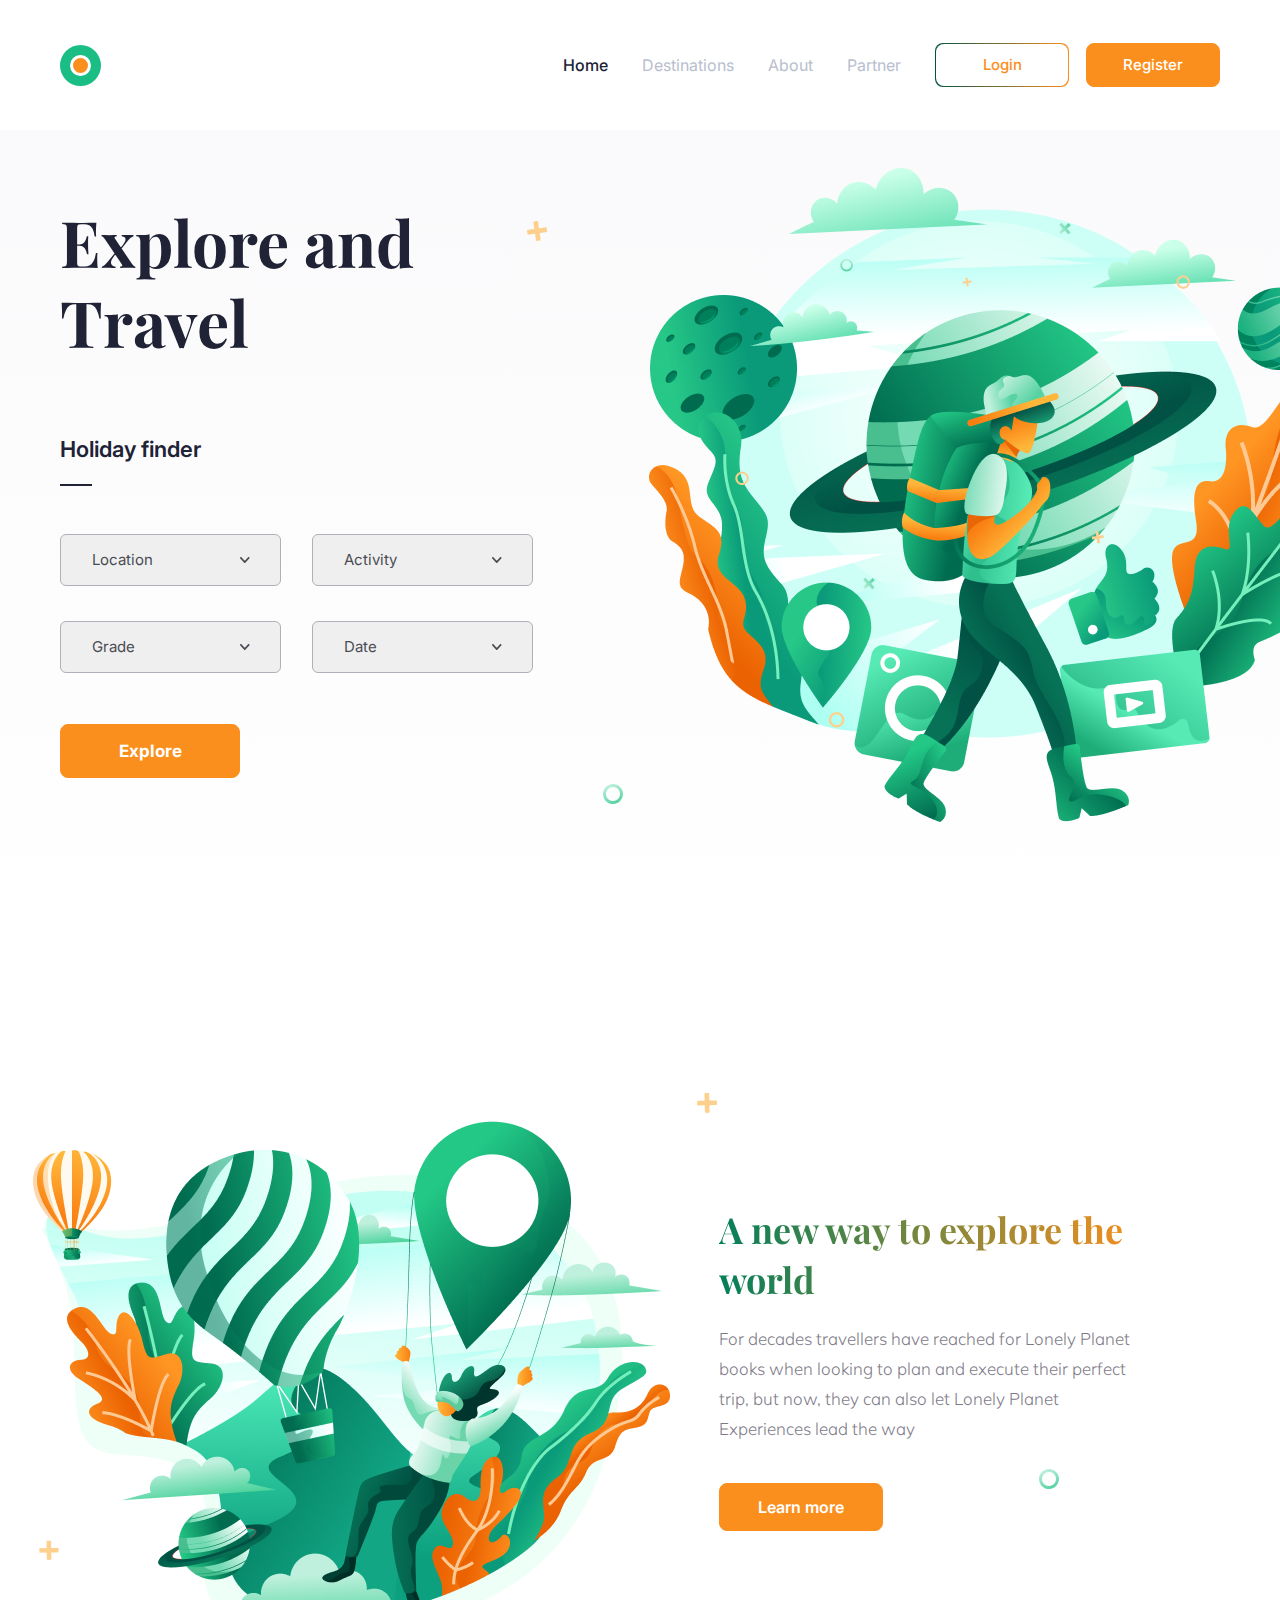
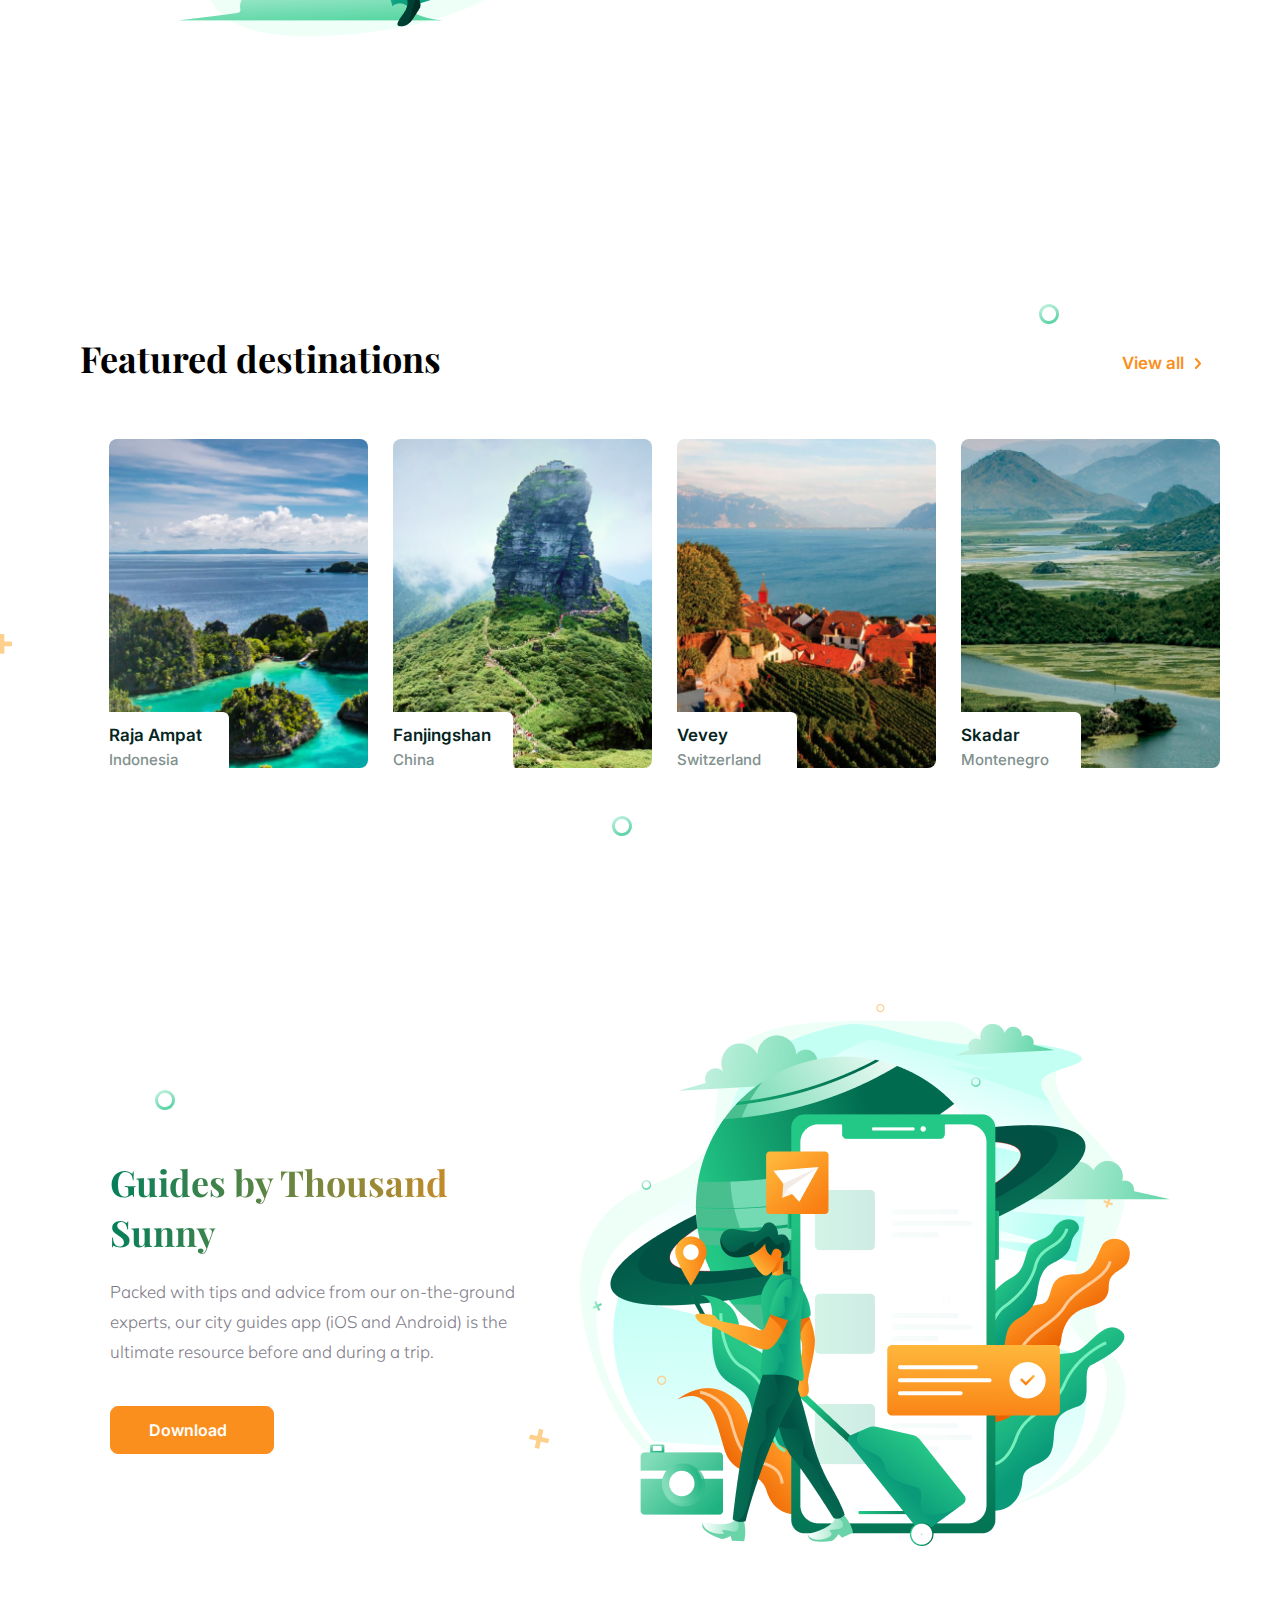
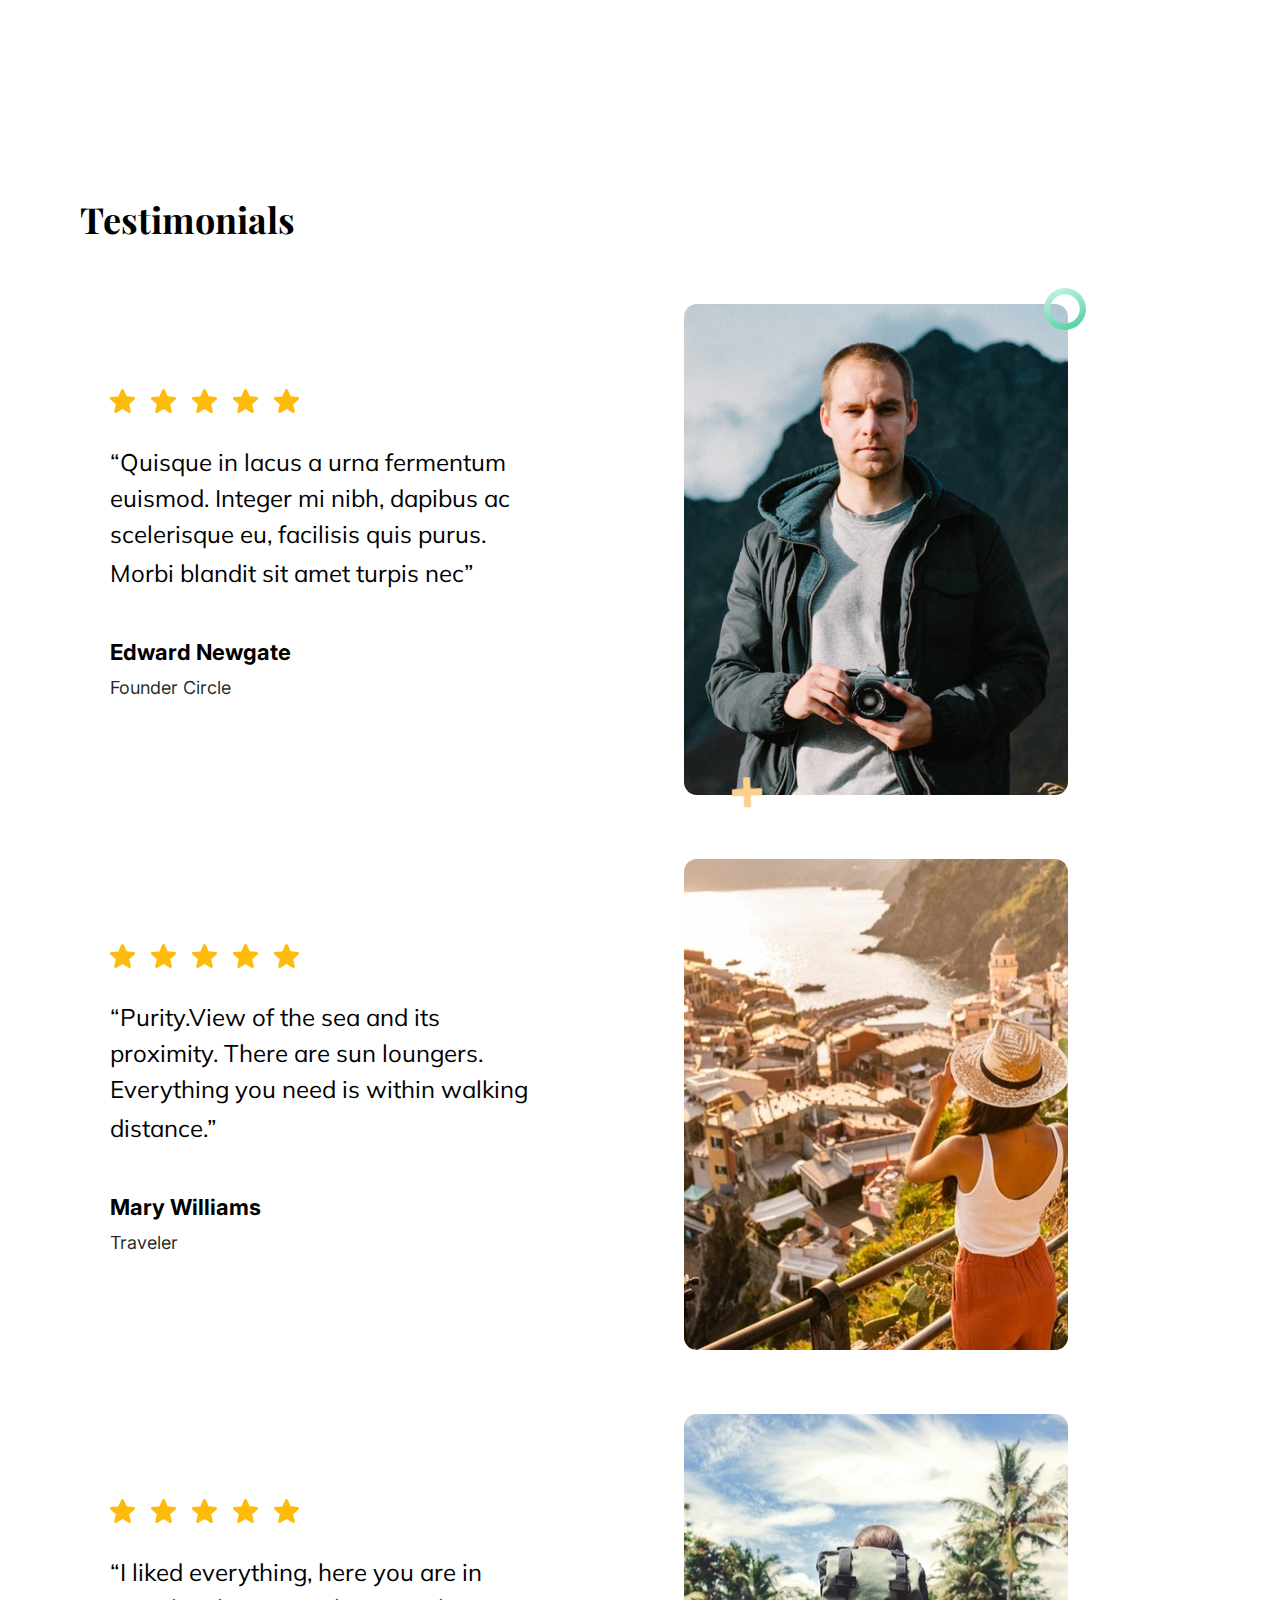
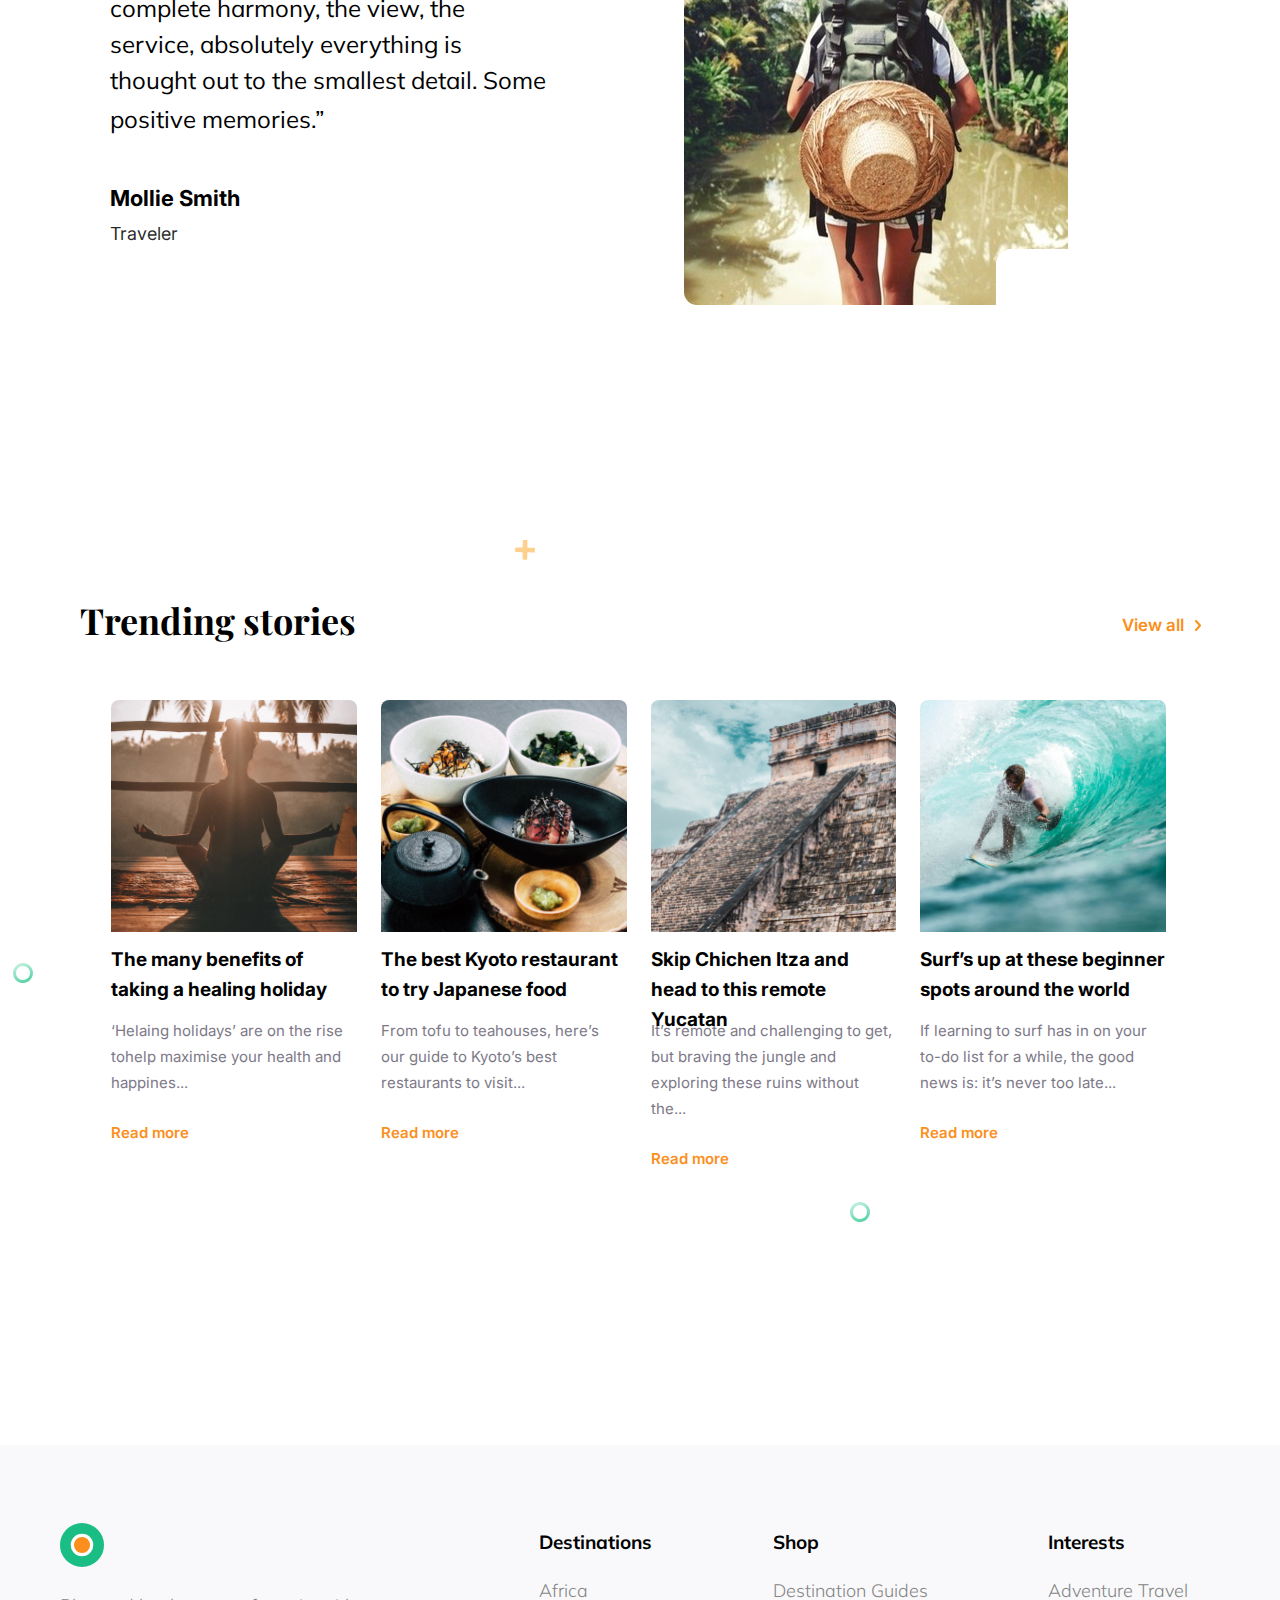
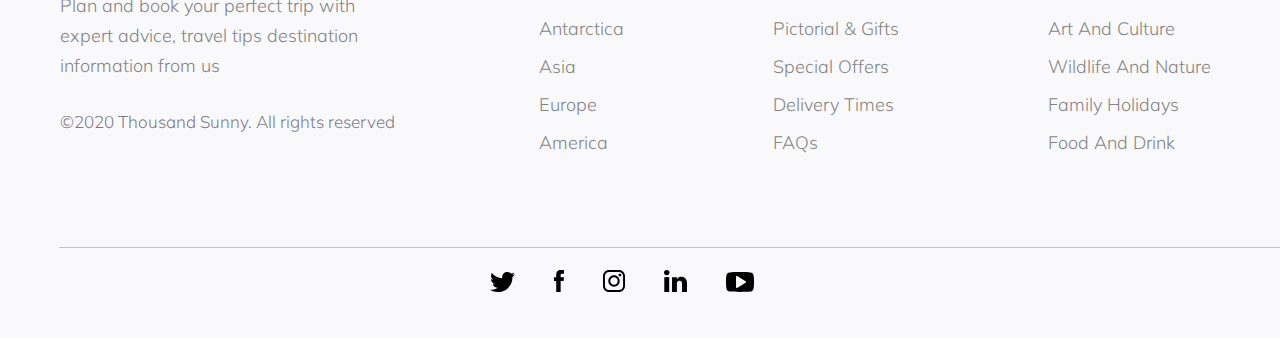
<file: index.html>
<!DOCTYPE html>

<html lang="en">

    <head>

        <meta charset="utf-8">
        <meta http-equiv="X-UA-Compatible" content="IE=edge">
        <meta name="viewport" content="width=device-width, initial-scale=1.0">
        <title>Explore and Travel</title>
        <link rel="stylesheet" href="./css/index.css">
        <link href="https://fonts.googleapis.com/css2?family=Inter:wght@400;500;600;700&family=Mulish:wght@300;400;700&family=Playfair+Display:wght@700&display=swap" rel="stylesheet">

        <link rel="stylesheet" type="text/css" href="./libs/slick/slick.css"/>
        <script src="https://code.jquery.com/jquery-3.6.1.min.js" integrity="sha256-o88AwQnZB+VDvE9tvIXrMQaPlFFSUTR+nldQm1LuPXQ=" crossorigin="anonymous"></script>
        <script type="text/javascript" src="./libs/slick/slick.min.js"></script>
        
        <script type="text/javascript" src="./index.js"></script>
    </head>

     <body>
        <header>
            <div class="section-container">
                <a href="./index.html">
                    <img src="./img/logo.svg" alt="logo">
                </a>
                <nav>
                    <ul class="menu">
                        <li>
                            <a href="#" class="active">Home</a>
                        </li>
                        <li>
                            <a href="#">Destinations</a>
                        </li>
                        <li>
                            <a href="#">About</a>
                        </li>
                        <li>
                            <a href="#">Partner</a>
                        </li>
                    </ul>
                    <ul class="buttons">
                        <li>
                            <button class="transparent">Login</button>
                        </li>
                        <li>
                            <button>Register</button>
                        </li>
                    </ul>
                </nav>
            </div>
        </header>

        <section class="form-and-img">

            <div class="section-container">
                <img class="circle-shape" src="./img/circle.svg" alt="circle">
                <img class="cross-shape" src="./img/cross.svg" alt="cross">
                <img class="circle-big-shape" src="./img/circle.svg" alt="circle">

                <div class="text-and-form">

                <h1>Explore and Travel</h1>
                <h2 class="h3">Holiday finder</h2>

                <form action="" method="">

                    <fieldset>
                        <div class="select-wrapper">
                            <select name="location" id="location">
                                <option value="1">Location</option>
                                <option value="2">Indonesia</option>
                                <option value="3">China</option>
                                <option value="4">Switzerland</option>
                                <option value="5">Montenegro</option>
                            </select>
                        </div>

                        <div class="select-wrapper">
                            <select name="activity" id="activity">
                                <option value="1">Activity</option>
                                <option value="2">Hike</option>
                                <option value="3">Beach holiday</option>
                                <option value="4">Sky resord</option>
                            </select>
                        </div>
                    </fieldset>
                
                    <fieldset>
                        <div class="select-wrapper">
                            <select name="grade" id="grade">
                                <option value="1">Grade</option>
                                <option value="2">5</option>
                                <option value="3">4</option>
                                <option value="4">3</option>
                            </select>
                        </div>

                        <div class="select-wrapper">
                            <select name="date" id="date">
                                <option value="1">Date</option>
                                <option value="2">June</option>
                                <option value="3">Jule</option>
                                <option value="4">August</option>
                            </select>
                        </div>
                    </fieldset>
                    <button type="submit">Explore</button>
                </form>
            </div>
            <img class="travel" src="./img/thousand-01 1.svg" alt="travel">
        </div>
    </section>

    <section class="img-and-text">
        <div class="section-container">
            <img class="circle" src="./img/circle.svg" alt="circle">
            <img class="cross" src="./img/cross.svg" alt="cross">
            <img class="explore" src="./img/Explore.svg" alt="Explore"> 
            <div class="text-wrapper">
                <h2>A new way to explore the world </h2>
                <p>
                    For decades travellers have reached for Lonely Planet books when looking to plan and execute their perfect 
                    trip, but now, they can also let Lonely Planet Experiences lead the way
                </p>
                <a href="#" class="button">Learn more</a>
            </div>
        </div>
    </section>

    <section class="featured-destination">
        <div class="section-container">
            <img class="circle-grid" src="./img/circle.svg" alt="circle">
            <img class="circle2-grid" src="./img/circle.svg" alt="circle">
            <img class="cross-grid" src="./img/cross.svg" alt="cross">
            <div class="title-wrapper">
                <h2>Featured destinations</h2>
                <a href="#" class="view-all">View all</a>
            </div>
            <ul class="location-list">
                <li>
                    <figure>
                        <img src="./img/Indonesia.png" alt="Indonesia">
                        <figcaption><span class="grid-text">Raja Ampat</span>Indonesia</figcaption>
                    </figure>
                </li>
                <li>
                    <figure>
                        <img src="./img/China.png" alt="China">
                        <figcaption><span class="grid-text">Fanjingshan</span>China</figcaption>
                    </figure>
                </li>
                <li>
                    <figure>
                        <img src="./img/Switzerland.png" alt="Switzerland">
                        <figcaption><span class="grid-text">Vevey</span>Switzerland</figcaption>
                    </figure>
                </li>
                <li>
                    <figure>
                        <img src="./img/Montenegro.png" alt="Montenegro">
                        <figcaption><span class="grid-text">Skadar</span>Montenegro</figcaption>
                    </figure>
                </li>
            </ul>
        </div>
    </section>

    <section class="img-and-text reverse">
        <div class="section-container">
            <img class="circle-left" src="./img/circle.svg" alt="circle">
            <img class="cross-top" src="./img/cross.svg" alt="cross">
            <img class="cross2" src="./img/cross.svg" alt="cross">
            <img src="./img/Guides.svg" alt="Explore"> 
            <div class="text-wrapper">
                <h2>Guides by Thousand Sunny </h2>
                <p>
                    Packed with tips and advice from our on-the-ground experts, our city guides app (iOS and Android) is the ultimate resource before and during a trip.
                </p>
                <a href="./img/Guides.svg" class="button" download>Download</a>
            </div>
        </div>
    </section>

    <section class="testimonials">
        <div class="section-container">
            <img class="circle-slide" src="./img/circle.svg">
            <img class="circle2-slide" src="./img/circle.svg">
            <img class="cross-slide"src="./img/cross.svg">
            <div class="title-wrapper">
                <h2>Testimonials</h2>
            </div>

            <div class="testimonials-slider">
                <div class="slider-container">
                    <div class="slider-wrapper">
                         <ul class="rating">
                             <li><img src="./img/star.svg"></li>
                             <li><img src="./img/star.svg"></li>
                             <li><img src="./img/star.svg"></li>
                             <li><img src="./img/star.svg"></li>
                             <li><img src="./img/star.svg"></li>
                         </ul>
                         <q>Quisque in lacus a urna fermentum euismod. Integer mi nibh, dapibus ac scelerisque eu, facilisis quis purus. Morbi blandit sit amet turpis nec</q>
                         <cite><span>Edward Newgate</span>Founder Circle</cite>
                    </div>
                    <div class="slider-img">
                         <img src="./img/men.png" alt="men">
                    </div>
                    <div class="background-button">
                        Lorem ipsum dolor sit, amet consectetur adipisicing elit. At, saepe itaque? Omnis cum quaerat, odit sit commodi quis magni aspernatur reiciendis sed recusandae quae a consequuntur, facilis ea numquam magnam?
                    </div>
                </div>

                <div class="slider-container">
                    <div class="slider-wrapper">
                         <ul class="rating">
                             <li><img src="./img/star.svg"></li>
                             <li><img src="./img/star.svg"></li>
                             <li><img src="./img/star.svg"></li>
                             <li><img src="./img/star.svg"></li>
                             <li><img src="./img/star.svg"></li>
                         </ul>
                         <q>Purity.View of the sea and its proximity. There are sun loungers. Everything you need is within walking distance.</q>
                         <cite><span>Mary Williams</span>Traveler</cite>
                    </div>
                    <div class="slider-img">
                          <img src="./img/imgonline-com-ua-Resize-3Sizgd0uasb.jpg" alt="men">
                    </div>
                    <div class="background-button">
                        Lorem ipsum dolor sit, amet consectetur adipisicing elit. At, saepe itaque? Omnis cum quaerat, odit sit commodi quis magni aspernatur reiciendis sed recusandae quae a consequuntur, facilis ea numquam magnam?
                    </div>
                </div>

                <div class="slider-container">
                    <div class="slider-wrapper">
                         <ul class="rating">
                             <li><img src="./img/star.svg"></li>
                             <li><img src="./img/star.svg"></li>
                             <li><img src="./img/star.svg"></li>
                             <li><img src="./img/star.svg"></li>
                             <li><img src="./img/star.svg"></li>
                         </ul>
                         <q>I liked everything, here you are in complete harmony, the view, the service, absolutely everything is thought out to the smallest detail. Some positive memories.</q>
                         <cite><span>Mollie Smith</span>Traveler</cite>
                    </div>
                    <div class="slider-img">
                         <img src="./img/imgonline-com-ua-Resize-VhC2fJgF9jf01X.jpg" alt="men">
                    </div>
                    <div class="background-button">
                        Lorem ipsum dolor sit, amet consectetur adipisicing elit. At, saepe itaque?
                    </div>
                </div>
        </div>
    </section>

    <section class="trending-stories">
        <div class="section-container">
            <img class="cross-top" src="./img/cross.svg" alt="circle">
            <img class="circle-left" src="./img/circle.svg" alt="cross">
            <img class="circle-down" src="./img/circle.svg" alt="cross">
            <div class="title-wrapper">
                <h2>Trending stories</h2>
                <a href="#" class="view-all">View all</a> 
            </div>
            <ul class="popular-posts">
                <li>
                    <img src="./img/image 12.png" alt="Yoga">
                    <h3 class="h4">The many benefits of taking a healing holiday</h3>
                    <p>‘Helaing holidays’ are on the rise tohelp maximise your health and happines...</p>
                    <a href="#" class="read">Read more</a>
                </li>

                <li>
                    <img src="./img/image 13.png" alt="Food">
                    <h3 class="h4">The best Kyoto restaurant to try Japanese food</h3>
                    <p>From tofu to teahouses, here’s our guide to Kyoto’s best restaurants to visit...</p>
                    <a href="#" class="read">Read more</a>
                </li>

                <li>
                    <img src="./img/image 14.png" alt="Yucatan">
                    <h3 class="h4">Skip Chichen Itza and head to this remote Yucatan</h3>
                    <p>It’s remote and challenging to get, but braving the jungle and exploring these ruins without the...</p>
                    <a href="#" class="read">Read more</a>
                </li>

                <li>
                    <img src="./img/image 15.png" alt="Surf">
                    <h3 class="h4">Surf’s up at these beginner spots around the world</h3>
                    <p>If learning to surf has in on your to-do list for a while, the good news is: it’s never too late...</p>
                    <a href="#" class="read">Read more</a>
                </li>
            </ul>
        </div>
    </section>

    <footer>
        <div class="section-container">
            <div class="text-wrapper">
                <a href="./index.html">
                     <img src="./img/logo.svg">
                </a>
                <p><span>Plan and book your perfect trip with expert advice, travel tips destination information from us</span></p>
                <p>©2020 Thousand Sunny. All rights reserved</p>
            </div>

            <ul>
                <li><h4>Destinations</h4></li>
                <li><a href="#">Africa</a></li>
                <li><a href="#">Antarctica</a></li>
                <li><a href="#">Asia</a></li>
                <li><a href="#">Europe</a></li>
                <li><a href="#">America</a></li>
            </ul>
          
            <ul>
                <li><h4>Shop</h4></li>
                <li><a href="#">Destination Guides</a></li>
                <li><a href="#">Pictorial & Gifts</a></li>
                <li><a href="#">Special Offers</a></li>
                <li><a href="#">Delivery Times</a></li>
                <li><a href="#">FAQs</a></li>
            </ul>

            <ul>
                <li><h4>Interests</h4></li>
                <li><a href="#">Adventure Travel</a></li> 
                <li><a href="#">Art And Culture</a></li> 
                <li><a href="#">Wildlife And Nature</a></li> 
                <li><a href="#">Family Holidays</a></li> 
                <li><a href="#">Food And Drink</a></li> 
            </ul>

            <ul class="social">
                <li>
                    <a class="social-link" href="https://www.twitter.com">
                        <svg width="25" height="20" viewBox="0 0 25 20" fill="currentColor" xmlns="http://www.w3.org/2000/svg">
                            <path d="M24.999 2.3741C24.0253 2.78177 23.0273 3.04556 22.0536 3.16547C23.1733 2.51799 23.9036 1.58273 24.3174 0.383693C23.295 0.959233 22.1996 1.36691 21.0555 1.58273C20.0331 0.527578 18.7916 0 17.3067 0C15.8948 0 14.6777 0.503597 13.6797 1.48681C12.6816 2.47002 12.1704 3.66906 12.1704 5.05995C12.1704 5.44365 12.2191 5.82734 12.2921 6.21103C10.1986 6.11511 8.22688 5.58753 6.40117 4.65228C4.57546 3.71703 3.01753 2.47002 1.72736 0.935252C1.26485 1.72662 1.02142 2.56595 1.02142 3.47722C1.02142 4.34053 1.21617 5.15588 1.62999 5.8753C2.04382 6.6187 2.6037 7.21823 3.2853 7.67386C2.45765 7.64988 1.67868 7.43405 0.972738 7.02638V7.09832C0.972738 8.32134 1.36222 9.3765 2.14119 10.3118C2.92016 11.223 3.89387 11.8225 5.08666 12.0623C4.64849 12.1823 4.18598 12.2302 3.74781 12.2302C3.4557 12.2302 3.13924 12.2062 2.7741 12.1583C3.09056 13.1655 3.69913 14.0048 4.57546 14.6523C5.4518 15.2998 6.44986 15.6355 7.56962 15.6595C5.71957 17.0983 3.57741 17.8177 1.21617 17.8177C0.753654 17.8177 0.339827 17.7938 -0.0253143 17.7458C2.36028 19.2566 4.98929 20 7.83739 20C9.6631 20 11.3671 19.7122 12.9737 19.1607C14.5803 18.5851 15.9435 17.8417 17.0633 16.8825C18.1831 15.9233 19.1811 14.8201 19.9844 13.5971C20.8121 12.3501 21.4206 11.0552 21.8101 9.71223C22.1996 8.3693 22.4187 7.0024 22.4187 5.65947C22.4187 5.3717 22.4187 5.15588 22.3944 5.01199C23.4411 4.26858 24.2931 3.40528 24.999 2.3741Z"/>
                        </svg>
                    </a>
                </li>
                <li>
                    <a class="social-link" href="https://www.facebook.com">
                        <svg width="10" height="22" viewBox="0 0 10 22" fill="currentColor" xmlns="http://www.w3.org/2000/svg">
                            <path d="M6.64671 7.21043V5.3054C6.64671 5.01862 6.66667 4.7933 6.68663 4.64991C6.70659 4.48603 6.76647 4.34264 6.86627 4.19925C6.96607 4.05587 7.10579 3.95344 7.30539 3.89199C7.50499 3.83054 7.78443 3.81006 8.12375 3.81006H9.98004V0H7.00599C5.28942 0 4.07186 0.409683 3.33333 1.24953C2.59481 2.08939 2.21557 3.29795 2.21557 4.93669V7.21043H0V11H2.21557V22H6.64671V11H9.6008L10 7.21043H6.64671Z"/>
                        </svg>
                    </a>
                </li>
                <li>
                    <a class="social-link" href="https://www.instagram.com">
                        <svg width="22" height="22" viewBox="0 0 22 22" fill="currentColor" xmlns="http://www.w3.org/2000/svg">
                            <path d="M15.9305 0H6.06953C2.71746 0 0 2.71746 0 6.06953V15.9305C0 19.2825 2.71746 22 6.06953 22H15.9305C19.2825 22 22 19.2825 22 15.9305V6.06953C22 2.71746 19.2825 0 15.9305 0ZM20.0473 15.9305C20.0473 18.2086 18.1923 20.0473 15.9305 20.0473H6.06953C3.79142 20.0473 1.95266 18.1923 1.95266 15.9305V6.06953C1.95266 3.80769 3.80769 1.95266 6.06953 1.95266H15.9305C18.2086 1.95266 20.0473 3.80769 20.0473 6.06953V15.9305Z" />
                            <path d="M11 5.33716C7.87573 5.33716 5.321 7.87562 5.321 10.9999C5.321 14.1241 7.85946 16.6789 11 16.6789C14.1243 16.6789 16.679 14.1404 16.679 10.9999C16.679 7.87562 14.1243 5.33716 11 5.33716ZM11 14.7262C8.94969 14.7262 7.27366 13.0664 7.27366 11.0162C7.28993 8.94958 8.94969 7.28982 11 7.28982C13.0503 7.28982 14.7263 8.94958 14.7263 10.9999C14.7263 13.0502 13.0503 14.7262 11 14.7262Z" />
                            <path d="M16.9068 3.67749C16.5325 3.67749 16.1583 3.82394 15.8979 4.10057C15.6376 4.36092 15.4748 4.73518 15.4748 5.10944C15.4748 5.4837 15.6213 5.85796 15.8979 6.11832C16.1583 6.37867 16.5325 6.5414 16.9068 6.5414C17.2811 6.5414 17.6553 6.39495 17.9157 6.11832C18.176 5.85796 18.3388 5.4837 18.3388 5.10944C18.3388 4.73518 18.1923 4.36092 17.9157 4.10057C17.6553 3.82394 17.2973 3.67749 16.9068 3.67749Z" />
                        </svg>
                    </a>
                </li>
                <li>
                    <a class="social-link" href="https://www.linkedin.com">
                        <svg width="23" height="22" viewBox="0 0 23 22" fill="currentColor" xmlns="http://www.w3.org/2000/svg">
                            <path d="M5.21578 7.14941H0.275716V22H5.21578V7.14941Z" />
                            <path d="M21.4376 8.50559C20.4036 7.37916 19.025 6.80444 17.3247 6.80444C16.7043 6.80444 16.1299 6.87341 15.6014 7.03433C15.0959 7.19525 14.6593 7.40214 14.2917 7.67801C13.947 7.95387 13.6483 8.20674 13.4416 8.45962C13.2348 8.6895 13.0509 8.94237 12.8671 9.24123V7.12628H7.95004L7.97302 7.83893C7.97302 8.32168 7.996 9.79295 7.996 12.2757C7.996 14.7585 7.996 17.9769 7.97302 21.9769H12.8901V13.701C12.8901 13.1952 12.9361 12.7815 13.0509 12.4826C13.2577 11.9769 13.5794 11.5401 13.993 11.1952C14.4066 10.8504 14.9351 10.6895 15.5784 10.6895C16.4286 10.6895 17.0719 10.9884 17.4625 11.5861C17.8761 12.1838 18.0599 13.0113 18.0599 14.0458V21.9769H22.977V13.4711C23 11.2872 22.4945 9.63203 21.4376 8.50559Z"/>
                            <path d="M2.78022 0C1.95305 0 1.28671 0.252874 0.781219 0.735632C0.252747 1.21839 0 1.81609 0 2.55172C0 3.28736 0.252747 3.88506 0.758242 4.39081C1.26374 4.87356 1.90709 5.12644 2.73427 5.12644H2.75724C3.60739 5.12644 4.27373 4.87356 4.77922 4.39081C5.28472 3.90805 5.53746 3.28736 5.53746 2.55172C5.53746 1.81609 5.26174 1.1954 4.77922 0.712644C4.27373 0.252874 3.60739 0 2.78022 0Z" />
                        </svg>
                    </a>
                </li>
                <li>
                    <a class="social-link" href="https://www.youtube.com">
                        <svg width="29" height="20" viewBox="0 0 29 20" fill="currentColor" xmlns="http://www.w3.org/2000/svg">
                            <path d="M27.9856 7.64988C27.9856 7.09832 27.9376 6.3789 27.8417 5.51559C27.7698 4.65228 27.6499 3.88489 27.506 3.21343C27.3381 2.44604 26.9784 1.82254 26.4269 1.29496C25.8753 0.767386 25.2278 0.479616 24.4844 0.383693C22.1823 0.119904 18.6811 0 14.0048 0C9.32854 0 5.82734 0.119904 3.52518 0.383693C2.78177 0.479616 2.13429 0.767386 1.58273 1.29496C1.03118 1.82254 0.671463 2.44604 0.503597 3.21343C0.335731 3.88489 0.239808 4.65228 0.143885 5.51559C0.0719424 6.3789 0.0239808 7.09832 0 7.64988C0 8.22542 0 8.99281 0 10C0 11.0072 0 11.7746 0.0239808 12.3501C0.0239808 12.9017 0.0719424 13.6211 0.167866 14.4844C0.215827 15.3477 0.335731 16.1151 0.479616 16.7866C0.647482 17.554 1.00719 18.1775 1.55875 18.705C2.11031 19.2326 2.75779 19.5204 3.5012 19.6163C5.80336 19.8801 9.30456 20 13.9808 20C18.6571 20 22.1583 19.8801 24.4604 19.6163C25.2038 19.5444 25.8513 19.2326 26.4029 18.705C26.9544 18.1775 27.3141 17.554 27.482 16.7866C27.6499 16.1151 27.7458 15.3477 27.8417 14.4844C27.9137 13.6211 27.9616 12.9017 27.9856 12.3501C27.9856 11.7986 28.0096 11.0072 28.0096 10C28.0096 8.99281 28.0096 8.22542 27.9856 7.64988ZM19.5444 10.8393L11.5348 15.8513C11.3909 15.9472 11.223 16.0192 11.0072 16.0192C10.8393 16.0192 10.6954 15.9712 10.5276 15.8993C10.1918 15.7074 10 15.4197 10 15.012V5.01199C10 4.60432 10.1679 4.31655 10.5276 4.1247C10.8873 3.93285 11.223 3.95683 11.5348 4.14868L15.5396 6.65468L19.5444 9.16067C19.8561 9.32854 20.024 9.61631 20.024 10C20 10.3837 19.8561 10.6715 19.5444 10.8393Z" />
                        </svg>
                    </a>
                </li>
            </ul>
            
        </div>
    </footer>
           
    </body>


</html>
</file>
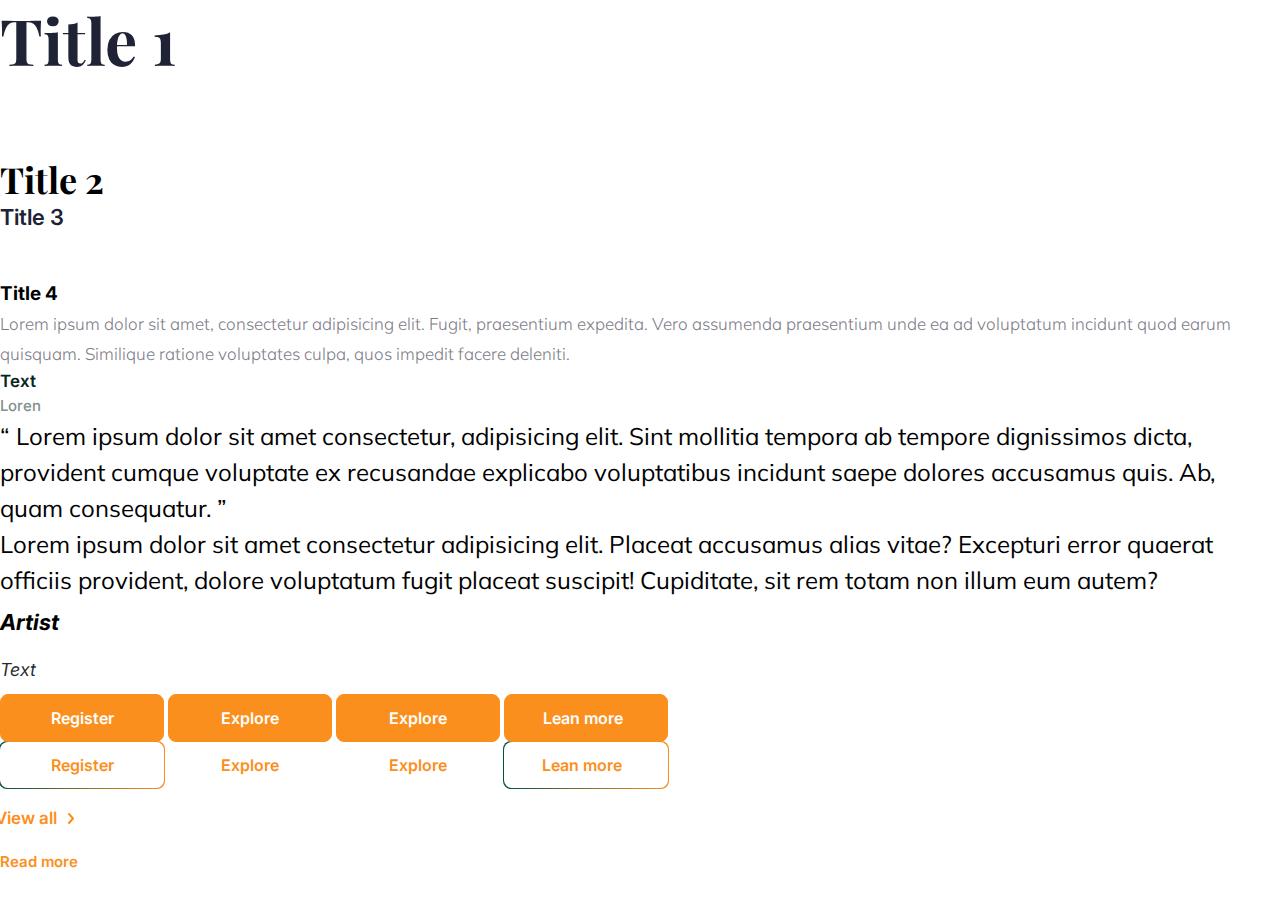
<file: typography.html>
<!DOCTYPE html>

<html lang="en">

    <head>

        <meta charset="utf-8">
        <meta http-equiv="X-UA-Compatible" content="IE=edge">
        <meta name="viewport" content="width=device-width, initial-scale=1.0">
        <title>Typography</title>
        <link rel="stylesheet" href="./css/index.css">
        <link href="https://fonts.googleapis.com/css2?family=Inter:wght@400;500;600;700&family=Mulish:wght@300;400;700&family=Playfair+Display:wght@700&display=swap" rel="stylesheet">

    </head>

     <body>

        <h1>Title 1</h1>

        <h2>Title 2</h2>

        <h3>Title 3</h3>

        <h4>Title 4</h4>

        <p>
            Lorem ipsum dolor sit amet, consectetur adipisicing elit. Fugit, praesentium expedita. Vero assumenda praesentium unde ea ad voluptatum incidunt quod earum quisquam. Similique ratione voluptates culpa, quos impedit facere deleniti.
        </p>

        <figure>
            <figcaption> <span>Text</span> Loren </figcaption>
        </figure>

        <div>
             <q>
                 Lorem ipsum dolor sit amet consectetur, adipisicing elit. Sint mollitia tempora ab tempore dignissimos dicta, provident cumque voluptate ex recusandae explicabo voluptatibus incidunt saepe dolores accusamus quis. Ab, quam consequatur.
             </q>

             <blockquote>
                 Lorem ipsum dolor sit amet consectetur adipisicing elit. Placeat accusamus alias vitae? Excepturi error quaerat officiis provident, dolore voluptatum fugit placeat suscipit! Cupiditate, sit rem totam non illum eum autem?
            </blockquote>

             <cite>
                 <span> Artist </span> Text
             </cite>
        </div>

        <div>
             <button>Register</button>
             <input type="button" value="Explore"/>
             <input type="submit" value="Explore"/>
             <a href="#" class="button">Lean more</a>
        </div>

        <div>
            <button class="transparent">Register</button>
            <input class="transparent" type="button" value="Explore"/>
            <input class="transparent" type="submit" value="Explore"/>
            <a href="#" class="button transparent">Lean more</a>
        </div>

        <div>
             <a href="#" class="view-all">View all</a>
        </div>

        <div>
             <a href="#" class="real">Read more</a>
        </div>

    </body>

</html>
</file>
<file: css/index.css>
/*variables*/

:root {
    --main-font: "Inter";
    --secondary-font: "Mulish";
    --third-font: "Playfair+Display";
    --main-color: #202336;
    --turbid-color: #B8BECD;
    --dark-grey-color: #4A4C53;
    --white-color: #FFFFFF;
    --total-black-color: #000000;
    --six-color: #7D7987;
    --orange-color: #FB8F1D;
    --light-grey-color: #848484;
    --black-color:#042521;
    --grey-color: #80918E;
}

/*base styles*/

* {
    margin: 0;
    padding: 0;
    box-sizing: border-box;
}

.section-container {
    position: relative;
    display: flex;
    justify-content: space-between;
    align-items: center;
    max-width: 1340px;
    margin: 0 auto;
    padding: 0 60px;
}



/*typography*/

h1, .h1 {
    margin-bottom: 74px;
    font-family: 'Playfair Display';
    font-weight: 700;
    font-size: 64px;
    line-height: 80px;
    color: #202336;
    width: 356px;
}

h2, .h2 {
    font-family: 'Playfair Display';
    font-weight: 700;
    font-size: 36px;
    line-height: 50px;
    color: #000000;
}

h3, .h3 { 
    margin-bottom: 48px;
    font-family: 'Inter';
    font-style: normal;
    font-weight: 600;
    font-size: 22px;
    line-height: 27px;
    color: #202336;
}

h4, .h4 {
    font-family: 'Inter';
    font-weight: 700;
    font-size: 19px;
    line-height: 30px;
    color: #000000;
}

p {
    font-family: 'Mulish';
    font-weight: 300;
    font-size: 17px;
    line-height: 30px;
    color: #7D7987;
}

figcaption {
    font-family: 'Inter';
    font-weight: 500;
    font-size: 15px;
    line-height: 24px;
    color: #80918E;
}

figcaption span {
    display: block;
    font-weight: 600;
    font-size: 17px;
    line-height: 25px;
    color: #042521;
}

q, blockquote {
    font-family: 'Mulish';
    font-weight: 400;
    font-size: 24px;
    line-height: 36px;
    color: #000000;
}

cite {
    font-family: 'Inter';
    font-weight: 400;
    font-size: 18px;
    line-height: 48px;
    color: rgba(0, 0, 0, 0.85);
}

cite span {
    display: block;
    font-weight: 700;
    font-size: 22px;
    color: #000000;
}

/*components*/


button, .button, input[type=button], input[type=submit] {
    background: #FB8F1D;
    border-radius: 8px;
    border: 0;
    text-decoration: none;
    cursor: pointer;
    font-family: 'Inter';
    font-weight: 600;
    font-size: 16px;
    line-height: 46px;
    color: #FFFFFF;
    display: inline-block;
    padding: 0 38px;
    min-width: 164px;
    border: 1px solid #FB8F1D;
    transition: 3s;
}

button.slick-arrow {
    position: absolute;
    background: transparent;
    border-radius: 50%;
    border: 2px solid #000000;
    font-size: 0px;
    padding: 0;
    min-width: 0;
    width: 40px;
    height: 40px;
    bottom: 0;
    right: 0;
}

button.slick-arrow:hover {
    background-color: transparent;
    border: 2px solid #000000;
}
 button.slick-arrow::after {
    content: "";
    position: absolute;
    top: 0;
    right: 21px;
    display: block;
    width: 6px;
    height: 100%;
    background-image: url(../img/arrow-black.svg);
    background-repeat: no-repeat;
    background-position: 50%;
    transform:translateX(100%);
 }

button:hover, .button:hover, input[type=button]:hover, input[type=submit]:hover {
    background-color: #e6a857;
    border-color: #e6a857;
    color: #FFFFFF;
}

button:active, .button:active, input[type=button]:active, input[type=submit]:active {
    background-color:#da7f1e;
    border-color: #da7f1e;
}

button.transparent, .button.transparent, input[type=button].transparent, input[type=submit].transparent {
    background: white;
    color: #FB8F1D;
    position: relative;
    border: 0;
}

button.transparent::before, .button.transparent::before, input[type=button].transparent::before, input[type=submit].transparent::before {
    position: absolute;
    content: "";
    top: -1px;
    left: -1px;
    bottom: -1px;
    right: -1px;
    background: linear-gradient(to right, #015244 0%,#fb8f1d 100%);
    border-radius: 8px;
    z-index: -1;

}

button.transparent:hover, .button.transparent:hover, input[type=button].transparent:hover, input[type=submit].transparent:hover {
    background-color: transparent ;
    color: #FFFFFF;
    transition: 3s;
}

button.transparent:active, .button.transparent:active, input[type=button].transparent:active, input[type=submit].transparent:active {
    background-color: #ff9b31;
    border-color: #ff9b31;
    color: #e6dcd1;
}


a {
    font-family: 'Inter';
    font-weight: 600;
    font-size: 15px;
    line-height: 28px;
    color: #FB8F1D;
    text-decoration: none;
    transition: 3s;
}

a:hover {
    color:#da7f1e;
}

a.view-all {
    position: relative;
    right: 5px;
    font-size: 17px;
    line-height: 60px;
    padding-right: 11px;
}

a.view-all::after {
    content: "";
    position: absolute;
    top: 0;
    left: 100%;
    display: block;
    width: 6px;
    height: 100%;
    background-image: url(../img/arrow-right.svg);
    background-repeat: no-repeat;
    background-position: 100% 50%;
    transition: 3s;
}

a.view-all:hover::after {
    width: 11px;
    color:#da7f1e;
}

/*form*/

form {
    margin-bottom: 11px;
}


fieldset{
    display: flex;
    margin-bottom: 35px;
    border: 0;
}

fieldset .select-wrapper {
    position: relative;
    margin-right: 31px;
}

fieldset .select-wrapper::after {
    content: "";
    position: absolute;
    top: 50%;
    right: 31px;
    width: 10px;
    height: 10px;
    background-image: url(../img/arrow-down.svg);
    background-repeat: no-repeat;
    background-size: contain;
    background-position: 50% 50%;
    transform:translateY(-50%);
    pointer-events: none;
}

select{
    width: 221px;
    padding: 0 31px;
    border: 1px solid #AFB0B9;
    border-radius: 6px;
    outline: none;
    min-width: 60px;
    min-height: 10px;
    font-family: 'Inter';
    font-weight: 400;
    font-size: 15px;
    line-height: 50px;
    color: #4A4C53;

    -webkit-appearance: none;
}

form button, form input[type=button], form input[type=submit] {
    min-width: 180px;
    margin-top: 16px;
    font-weight: 700;
    font-size: 17px;
    line-height: 52px;
}

/* header */

header{
    position: fixed;
    width: 100%;
    padding: 43px 0;
    background-color: white ;
    z-index: 1;
}

header a {
    line-height: 0;
}

nav {
    display: flex;
    align-items: center;
}

.menu, .buttons {
    display: flex;
    align-items: center;
    list-style: none;
}

.menu li a {
    padding: 8px 17px;
    font-weight: 400;
    font-size: 16px;
    line-height: 19px;
    color: #B8BECD;
}

.menu li a:hover{
    color: #afb4c0;
}

.menu li a.active {
    font-weight: 500;
    color: #202336;
}

.buttons li {
    margin-left: 18px;
}

.buttons li button {
    min-width: 132px;
    padding: 0 36px;
    font-size: 15px;
    line-height: 42px;
    font-weight: 500;
}

.buttons li button.active {
    background: transparent;
    color: #FB8F1D;
}

/*section.form-and-img*/

.form-and-img {
    padding: 171px 0px 145px;
    background: linear-gradient(#F9F9FB, transparent);
    
}

.form-and-img .text-and-form {
    margin-top: -6px;
}

.form-and-img img {
    position: relative;
    top: -3px;
    left: 85px;
}


.form-and-img h2.h3 {
    position: relative;
    padding-bottom: 23px;
}
h2.h3::after{
    content: "";
    position: absolute;
    left: 0;
    bottom: 0;
    width: 32px;
    height: 2px;
    background: #202336;
}


.form-and-img .circle-big-shape {
    position: absolute;
    left: -51px;
    top: 324px;

    animation-name: shape-animation;
    animation-duration: 3s;
    animation-iteration-count: infinite;
}

.form-and-img .circle-shape {
    position: absolute;
    left: 603px;
    top: 613px;
    width: 20px;
    height: 20px;

    animation-name: shape-animation;
    animation-duration: 3s;
    animation-iteration-count: infinite;
}

@keyframes shape-animation {
    0% {
       transform: scale(1);
    }

    50% {
        transform: scale(1.2);
    }

    100% {
        transform: scale(1);
    }
}

.form-and-img .cross-shape {
    position: absolute;
    left: 527px;
    top: 50px;

    animation-name: shape-animation;
    animation-duration: 3s;
    animation-iteration-count: infinite;
}


/*section img and text*/

.img-and-text {
    padding: 140px 0;
}

.img-and-text.reverse .section-container {
    flex-direction: row-reverse;
}

.text-wrapper {
    max-width: 436px;
    margin-bottom: 19px;
    margin-right: 72px;
    
}

.text-wrapper h2 {
    background: linear-gradient(to right, #037f5a, #FB8F1D );
    -webkit-background-clip: text;
    -webkit-text-fill-color: transparent;
}

.text-wrapper p {
    font-family: var(--secondary-font);
    font-weight: 300;
    font-size: 17px;
    line-height: 30px;
    margin-top: 20px;
}

.img-and-text.reverse .text-wrapper  {
    max-width: 435px;
    margin-left: 50px;
    margin-bottom: 48px;
}

.text-wrapper .button {
    margin-top: 39px;
}

.img-and-text img {
    position: relative;
    right: 49px;
    top: -3px;
    
}

.img-and-text.reverse img {
    position: relative;
    top: -54px;
    left: -41px;
}

.img-and-text .circle {
    position: absolute;
    top: 359px;
    right: 221px;
    width: 20px;
    height: 20px;
}

.img-and-text .cross {
    position: absolute;
    transform: rotate(7deg);
    left: 697px;
    top: -17px;
}

.img-and-text.reverse .circle-left {
    position: absolute;
    left: 155px;
    top: 32px;
    width: 20px;
    height: 20px;
}

.img-and-text.reverse .cross-top {
    position: absolute;
    width: 16px;
    height: 16px;
    left: 1298px;
    top: -15px;
}

.img-and-text.reverse .cross2 {
    position: absolute;
    transform: rotate(21deg);
    left: 529px;
    top: 371px;
}

/*section featured-destination*/

.featured-destination {
   padding: 149px 0 146px;
}

.featured-destination .section-container {
    flex-direction: column;
    align-items: stretch;
}

.featured-destination .title-wrapper {
    display: flex;
    justify-content: space-between;
    margin-left: auto;
    margin-right: auto;
    margin-bottom: 1px;
    width: 100%;
    max-width: 1120px;
}

.featured-destination .location-list {
    display: grid;
    max-width: 1123px;
    margin-left: 49px;
    margin-top: 45px;
    grid-template-columns: repeat(4, 1fr);
    grid-column-gap: 25px;
    list-style: none;
}

.featured-destination .location-list img {
    width: 100%;
    border-radius:8px ;
    transition: 3s;
}

.featured-destination .location-list img:hover {
    box-shadow: 10px -10px 10px rgba(0,0,0,0.2);
}

.featured-destination figure {
    position: relative;
}

.featured-destination figcaption {
    position: absolute;
    left: 0;
    bottom: 0;
    padding-top: 11px;
    padding-right: 20px;
    min-width: 120px;
    background: #FFFFFF;
    border-radius: 0px 6px 0px 0px;
    transition: 3s;
}

.featured-destination figure:hover figcaption  {
    min-width: 125px;
    padding-left: 5px;
}


.featured-destination .circle-grid {
    position: absolute;
    width: 20px;
    height: 20px;
    top: -29px;
    left: 1039px;
}

.featured-destination .circle2-grid {
    position: absolute;
    width: 20px;
    height: 20px;
    top: 483px;
    left: 612px;
}

.featured-destination .cross-grid {
    position: absolute;
    transform: rotate(8deg);
    top: 301px;
    left: -8px;
}

/*section testimonials*/

.testimonials {
    padding: 54px 0;
}

.testimonials .section-container {
    flex-direction: column;
}

.testimonials .title-wrapper{
    display: flex;
    justify-content: space-between;
    margin-left: auto;
    margin-right: auto;
    width: 100%;
    max-width: 1120px;
}

.testimonials .testimonials-slider {
    width: 100%;
}

.testimonials .testimonials-slider .slider-container {
    display: flex;
    justify-content: space-between;
    max-width: 1220px;
}

.testimonials .slider-wrapper {
    margin-top: 145px;
    margin-right: 135px;
    margin-left: 50px;
}

.testimonials .testimonials-slider ul.rating {
    margin-bottom: 27px;  
}

.testimonials .testimonials-slider li {
    display: inline-block;
    list-style: none;
    padding-right: 11px;
}

.testimonials-slider .slider-wrapper cite {
    font-style: initial;
}

.testimonials-slider .slider-wrapper span {
    margin-top: 28px;
    margin-bottom: -12px;
}


.testimonials .slider-img img  {
    border-radius: 13px;
    margin-top: 60px;
    margin-right: 152px;
}

.testimonials .background-button {
    position: absolute;
    width: 132px;
    height: 60px;
    bottom: 0;
    right: 152px;
    font-size: 0;
    background: #FFFFFF;
    border-radius: 16px 0px 0px 0px;
}


.testimonials-slider button {
    right: 0;
    bottom: 0;
    padding-top: 11px;
    padding-right: 20px;
    background: #FFFFFF;
    transition:3s;
 }

.testimonials-slider button.slick-next {
    right: 152px;
}

.testimonials-slider button.slick-prev {
    position: absolute;
    right: 213px;
    z-index: 1;
}

.testimonials-slider button.slick-next:hover, .testimonials-slider button.slick-prev:hover {
    opacity: 0.5;
}

.testimonials-slider button.slick-prev::after {
    transform: rotate(180deg);
    right: 16px;
}

.testimonials-slider button.slick-disabled {
    opacity: 0.2;
    transition: none;
}

.testimonials-slider button.slick-disabled:hover {
    opacity: 0.2;
}

.testimonials .circle-slide {
    position: absolute;
    width: 22px;
    left: -35px;
    top: 300px;
}

.testimonials .circle2-slide {
    position: absolute;
    width: 42px;
    height: 42px;
    right: 194px;
    top: 94px;
}

.testimonials .cross-slide {
    position: absolute;
    width: 32px;
    height: 32px;
    left: 731px;
    top: 583px;
    transform: rotate(96deg);
    z-index: 1;
}


/*section trending-stories*/

.trending-stories {
    padding: 232px 0 272px; 
}

.trending-stories .section-container {
    flex-direction: column;
    align-items: stretch;

}

.trending-stories .title-wrapper {
    display: flex;
    justify-content: space-between;
    margin-left: auto;
    margin-right: auto;
    margin-bottom: 45px;
    width: 100%;
    max-width: 1120px;
 }


 .trending-stories .popular-posts h3.h4 {
    height: 60px;
    margin-top: 9px;
    margin-bottom: 13px;
 }

 .trending-stories .popular-posts {
    display: grid;
    grid-template-columns: repeat(4, 1fr);
    grid-column-gap: 24px;
    list-style: none;
    margin-left: 51px;
    margin-right: 54px;
 }

 .trending-stories .popular-posts img {
    border-radius: 8px 8px 0px 0px;
    width: 100%;
    height: 232px;
    object-fit: cover; 
    object-position: 0 0;
  
}

.trending-stories .popular-posts p {
    font-family: Inter;
    font-weight: 400;
    font-size: 15px;
    line-height: 26px;
    margin-bottom: 23px;
}


.trending-stories .cross-top {
    position: absolute;
    top: -55px;
    left: 515px;
    transform: rotate(9deg);
}

.trending-stories .circle-left {
    position: absolute;
    width: 20px;
    height: 20px;
    top: 368px;
    left: 13px;
}

.trending-stories .circle-down {
    position: absolute;
    width: 20px;
    height: 20px;
    top: 607px;
    left: 850px;
}

/* footer */

footer{
    padding: 46px 0 0px;
    background-color: #F9F9FB;
}

footer .section-container {
    flex-wrap: wrap;
    
}

footer .text-wrapper {
    max-width: 340px;
    margin-right: 28px;
}

footer .text-wrapper span {
    font-family: 'Mulish';
    font-weight: 300;
    font-size: 18px;
    line-height: 28px;
    color: #848484;
}

footer .text-wrapper p {
    font-size: 17px;
    margin-top: 15px;
    margin-bottom: 26px;
}

footer .text-wrapper img {
    width: 44px;
    height: 44px;
    margin-top: 32px;
}

footer li h4 {
    font-family: 'Mulish';
    line-height: 60px;
    color: #000000;
}

footer ul {
    margin-left: 88px;
    margin-right: 9px;
    list-style: none;
}



footer li a {
    font-family: 'Mulish';
    font-weight: 300;
    font-size: 18px;
    line-height: 38px;
    color: #848484;
}

footer li a:hover {
    color: #a38f8f;
}

footer a:hover {
    opacity: 0.7;
}

footer ul.social {
    justify-content: center;
    margin-left: auto;
    margin-right: auto;
    margin-top: 85px;
    margin-bottom: 33px;
}

footer .social li {
    display: inline-block;
    padding-right: 35px;
}

footer ul::after {
    content: "";
    position: absolute;
    left: 59px;
    bottom: 90px;
    width: 1223px;
    height: 1px;
    background: #C4C4C4;
}


footer .social-link {
    color: #000000;
    transition: 3s;
}

footer .social-link:hover {
    color: #037f5a;   
}
</file>
